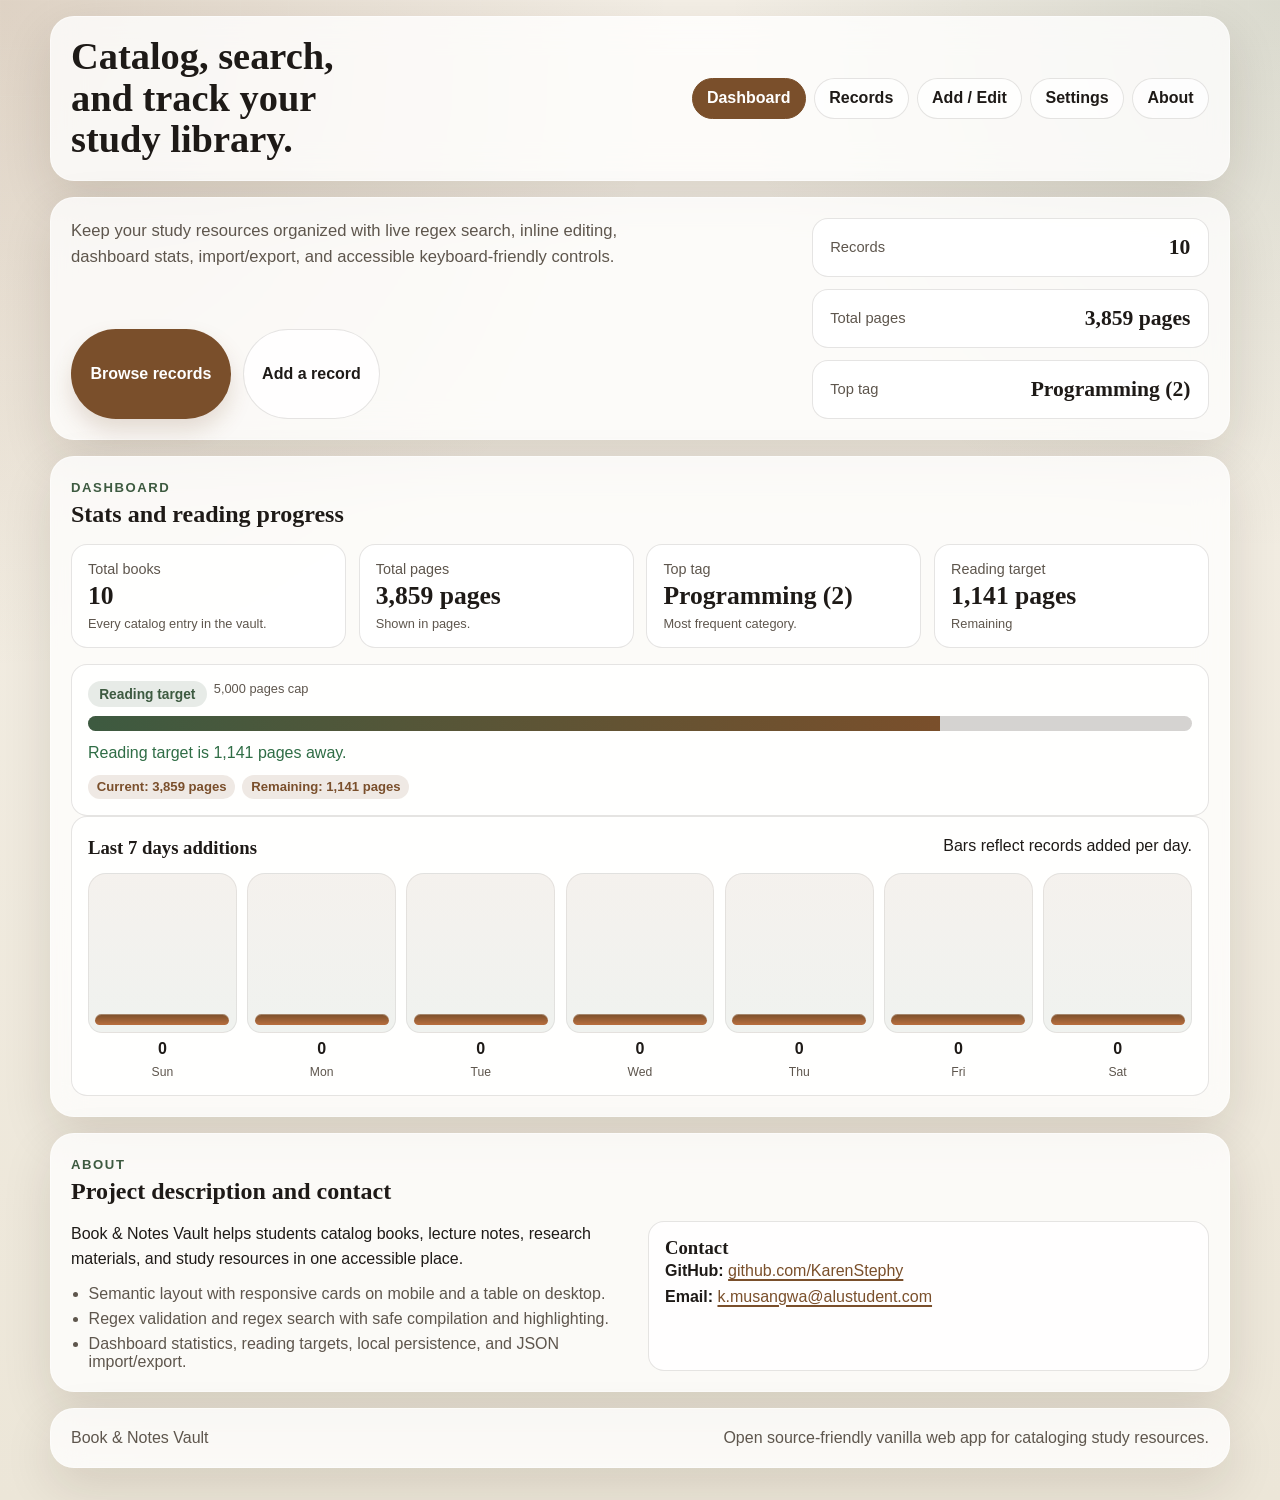
<file: index.html>
<!DOCTYPE html>
<html lang="en">
<head>
  <meta charset="UTF-8" />
  <meta name="viewport" content="width=device-width, initial-scale=1.0" />
  <meta name="description" content="Book & Notes Vault - a responsive, accessible catalog for books, lecture notes, and study resources." />
  <title>Book & Notes Vault | Dashboard</title>
  <link rel="stylesheet" href="styles/main.css" />
  <link rel="stylesheet" href="styles/layout.css" />
  <link rel="stylesheet" href="styles/components.css" />
</head>
<body data-page="dashboard">
  <a class="skip-link" href="#main-content">Skip to content</a>

  <div class="page-shell">
    <header class="site-header">
      <div class="brand-block">
        <h1>Catalog, search, and track your study library.</h1>
      </div>
      <nav class="site-nav" aria-label="Primary">
        <a href="index.html" data-nav-page="dashboard" aria-current="page">Dashboard</a>
        <a href="records.html" data-nav-page="records">Records</a>
        <a href="form.html" data-nav-page="form">Add / Edit</a>
        <a href="settings.html" data-nav-page="settings">Settings</a>
        <a href="#about">About</a>
      </nav>
    </header>

    <main id="main-content">
      <section class="hero panel" aria-labelledby="hero-title">
        <div class="hero-copy">
          <p class="hero-text">
            Keep your study resources organized with live regex search, inline editing,
            dashboard stats, import/export, and accessible keyboard-friendly controls.
          </p>
          <div class="hero-actions">
            <a class="button button-primary" href="records.html">Browse records</a>
            <a class="button button-secondary" href="form.html">Add a record</a>
          </div>
        </div>
        <aside class="hero-summary" aria-label="Current summary">
          <div class="summary-chip">
            <span>Records</span>
            <strong id="heroBookCount">0</strong>
          </div>
          <div class="summary-chip">
            <span>Total pages</span>
            <strong id="heroPages">0</strong>
          </div>
          <div class="summary-chip">
            <span>Top tag</span>
            <strong id="heroTopTag">-</strong>
          </div>
        </aside>
      </section>

      <section id="dashboard" class="panel" aria-labelledby="dashboard-title">
        <div class="section-heading">
          <p class="section-label">Dashboard</p>
          <h2 id="dashboard-title">Stats and reading progress</h2>
        </div>
        <div id="statsGrid" class="stats-grid" aria-live="polite"></div>
        <div id="targetMessage" class="target-message" role="status" aria-live="polite"></div>
        <div class="chart-card">
          <div class="chart-header">
            <h3>Last 7 days additions</h3>
            <p>Bars reflect records added per day.</p>
          </div>
          <div id="chart" class="chart" role="img" aria-label="Last 7 days additions chart"></div>
        </div>
      </section>

      <section id="about" class="panel" aria-labelledby="about-title">
        <div class="section-heading">
          <p class="section-label">About</p>
          <h2 id="about-title">Project description and contact</h2>
        </div>
        <div class="about-grid">
          <div>
            <p>
              Book & Notes Vault helps students catalog books, lecture notes, research materials,
              and study resources in one accessible place.
            </p>
            <ul class="feature-list">
              <li>Semantic layout with responsive cards on mobile and a table on desktop.</li>
              <li>Regex validation and regex search with safe compilation and highlighting.</li>
              <li>Dashboard statistics, reading targets, local persistence, and JSON import/export.</li>
            </ul>
          </div>
          <div class="contact-card">
            <h3>Contact</h3>
            <p><strong>GitHub:</strong> <a href="https://github.com/KarenStephy" target="_blank" rel="noreferrer noopener">github.com/KarenStephy</a></p>
            <p><strong>Email:</strong> <a href="mailto:k.musangwa@alustudent.com">k.musangwa@alustudent.com</a></p>
          </div>
        </div>
      </section>

    </main>

    <footer class="site-footer">
      <p>Book & Notes Vault</p>
      <p>Open source-friendly vanilla web app for cataloging study resources.</p>
    </footer>
  </div>

  <script src="scripts/seed-data.js" defer></script>
  <script src="scripts/validators.js" defer></script>
  <script src="scripts/search.js" defer></script>
  <script src="scripts/storage.js" defer></script>
  <script src="scripts/state.js" defer></script>
  <script src="scripts/stats.js" defer></script>
  <script src="scripts/ui.js" defer></script>
  <script src="scripts/app.js" defer></script>
</body>
</html>
</file>
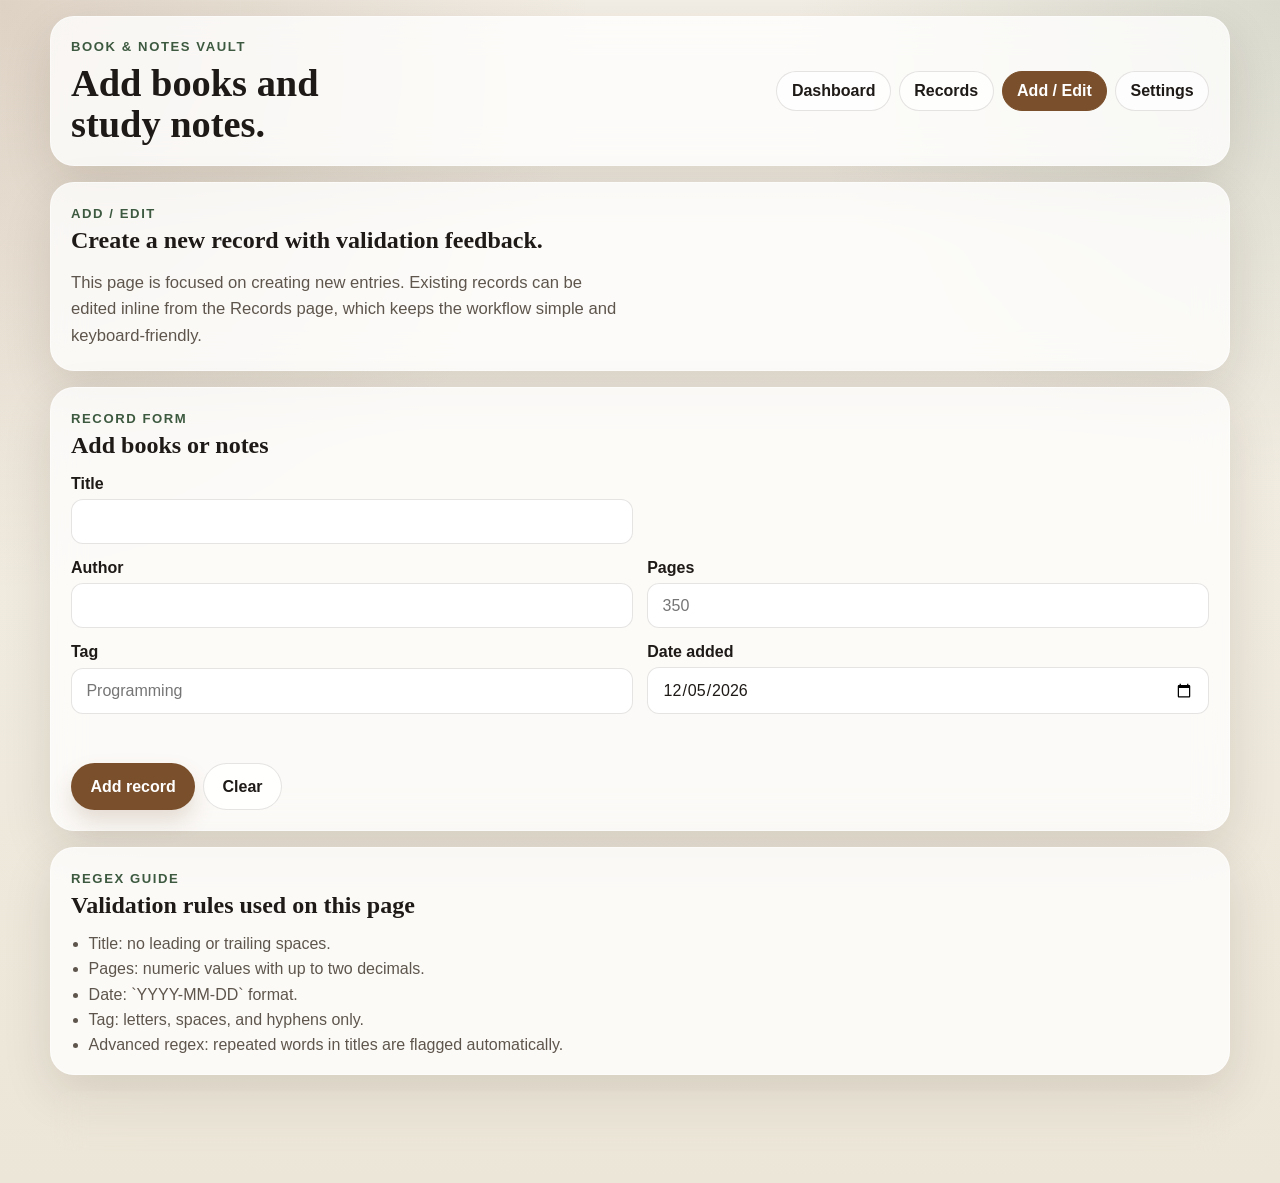
<file: form.html>
<!DOCTYPE html>
<html lang="en">
<head>
  <meta charset="UTF-8" />
  <meta name="viewport" content="width=device-width, initial-scale=1.0" />
  <meta name="description" content="Add new records to the Book & Notes Vault catalog." />
  <title>Book & Notes Vault | Add Record</title>
  <link rel="stylesheet" href="styles/main.css" />
  <link rel="stylesheet" href="styles/layout.css" />
  <link rel="stylesheet" href="styles/components.css" />
</head>
<body data-page="form">
  <a class="skip-link" href="#main-content">Skip to content</a>

  <div class="page-shell">
    <header class="site-header">
      <div class="brand-block">
        <p class="brand-kicker">Book & Notes Vault</p>
        <h1>Add books and study notes.</h1>
      </div>
      <nav class="site-nav" aria-label="Primary">
        <a href="index.html" data-nav-page="dashboard">Dashboard</a>
        <a href="records.html" data-nav-page="records">Records</a>
        <a href="form.html" data-nav-page="form" aria-current="page">Add / Edit</a>
        <a href="settings.html" data-nav-page="settings">Settings</a>
      </nav>
    </header>

    <main id="main-content">
      <section class="panel" aria-labelledby="form-banner-title">
        <div class="section-heading">
          <p class="section-label">Add / Edit</p>
          <h2 id="form-banner-title">Create a new record with validation feedback.</h2>
        </div>
        <p class="hero-text">
          This page is focused on creating new entries. Existing records can be edited inline from
          the Records page, which keeps the workflow simple and keyboard-friendly.
        </p>
      </section>

      <section id="form" class="panel" aria-labelledby="form-title">
        <div class="section-heading">
          <p class="section-label">Record form</p>
          <h2 id="form-title">Add books or notes</h2>
        </div>
        <form id="recordForm" class="form-grid" novalidate>
          <label class="field" for="recordTitle">
            <span>Title</span>
            <input id="recordTitle" name="title" type="text" required />
          </label>
          <div id="titleWarning" class="warning-message" role="status" aria-live="polite"></div>
          <label class="field" for="recordAuthor">
            <span>Author</span>
            <input id="recordAuthor" name="author" type="text" required />
          </label>
          <label class="field" for="recordPages">
            <span id="pagesFieldLabel">Pages</span>
            <input id="recordPages" name="pages" type="text" inputmode="decimal" placeholder="350" required />
          </label>
          <label class="field" for="recordTag">
            <span>Tag</span>
            <input id="recordTag" name="tag" type="text" placeholder="Programming" required />
          </label>
          <label class="field" for="recordDate">
            <span>Date added</span>
            <input id="recordDate" name="dateAdded" type="date" required />
          </label>
          <div id="recordFormErrors" class="error-list" aria-live="polite"></div>
          <div id="formStatus" class="message" aria-live="polite"></div>
          <div class="form-actions">
            <button class="button button-primary" type="submit">Add record</button>
            <button id="clearFormBtn" class="button button-secondary" type="button">Clear</button>
          </div>
        </form>
      </section>

      <section class="panel" aria-labelledby="validation-title">
        <div class="section-heading">
          <p class="section-label">Regex guide</p>
          <h2 id="validation-title">Validation rules used on this page</h2>
        </div>
        <ul class="feature-list">
          <li>Title: no leading or trailing spaces.</li>
          <li>Pages: numeric values with up to two decimals.</li>
          <li>Date: `YYYY-MM-DD` format.</li>
          <li>Tag: letters, spaces, and hyphens only.</li>
          <li>Advanced regex: repeated words in titles are flagged automatically.</li>
        </ul>
      </section>
    </main>

    <footer class="site-footer">
      <p>Book & Notes Vault</p>
      <p>Use the form here, then edit records inline from the Records page.</p>
    </footer>
  </div>

  <script src="scripts/seed-data.js" defer></script>
  <script src="scripts/validators.js" defer></script>
  <script src="scripts/search.js" defer></script>
  <script src="scripts/storage.js" defer></script>
  <script src="scripts/state.js" defer></script>
  <script src="scripts/stats.js" defer></script>
  <script src="scripts/ui.js" defer></script>
  <script src="scripts/app.js" defer></script>
</body>
</html>
</file>
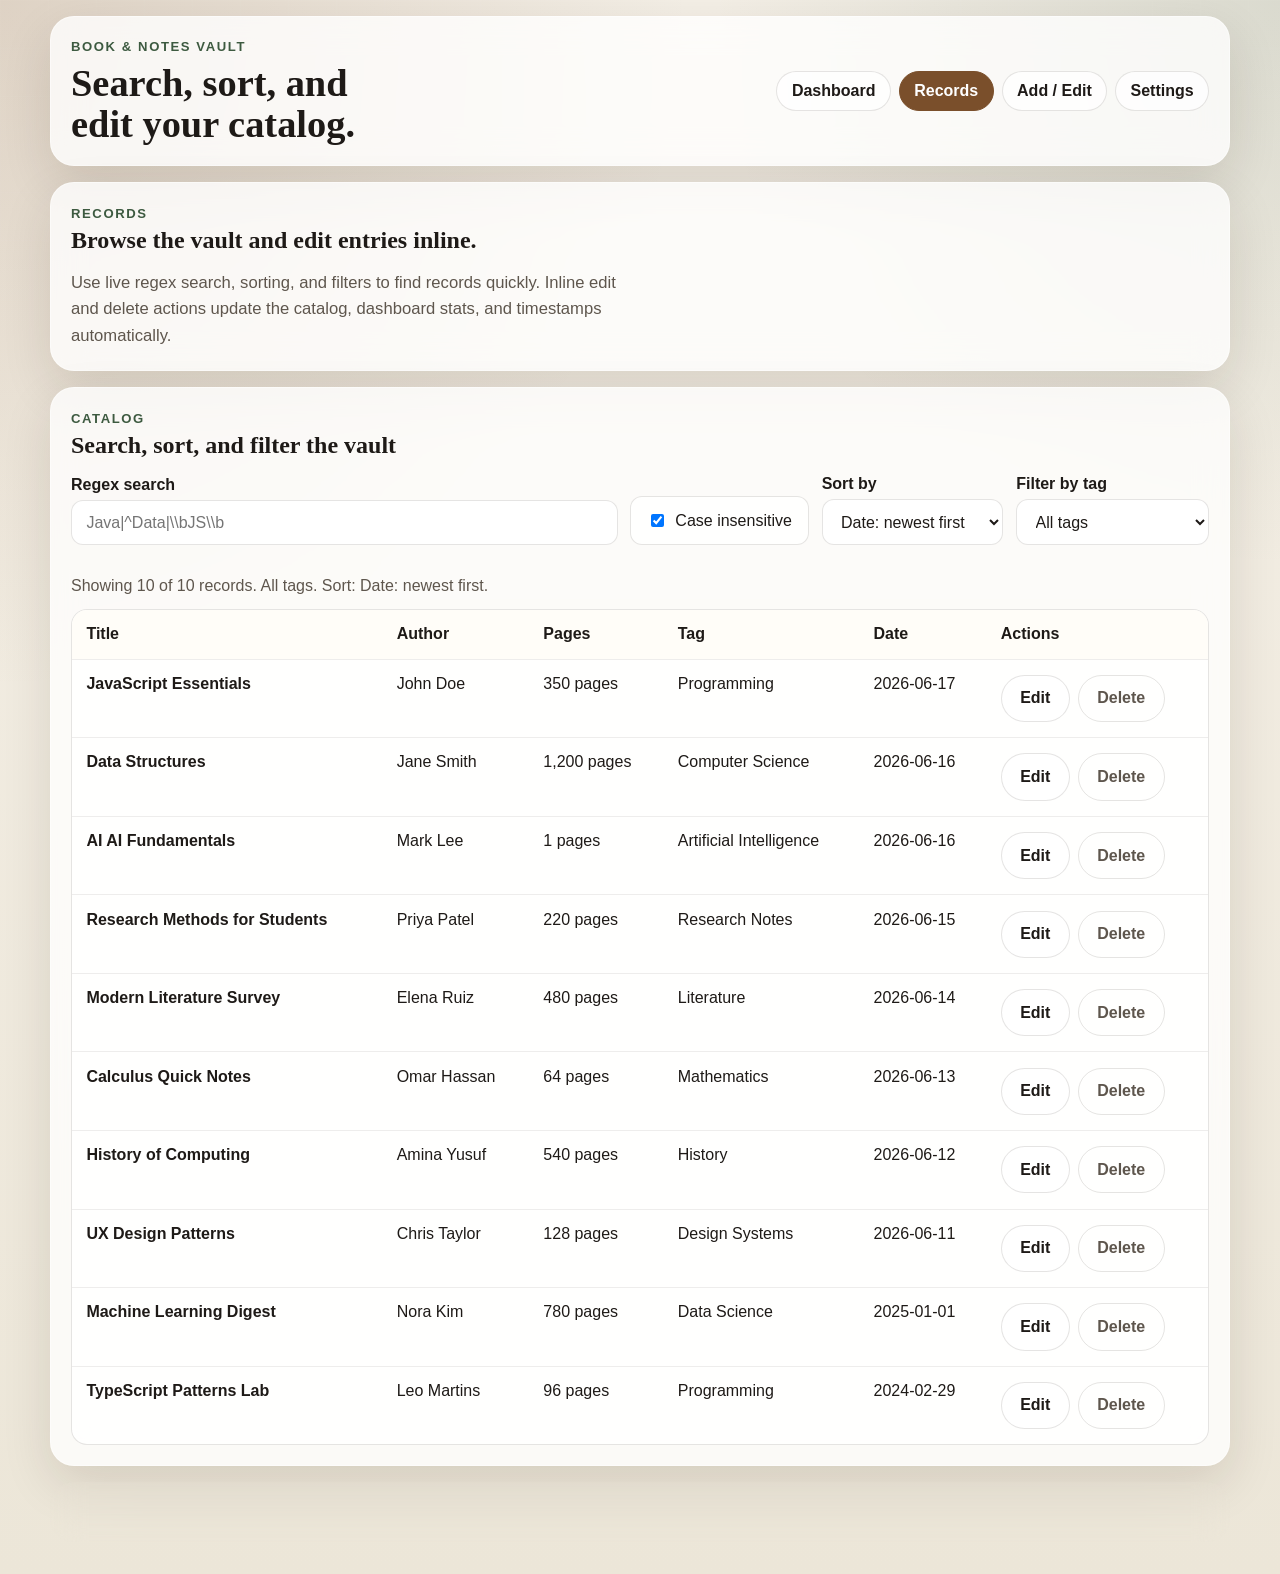
<file: records.html>
<!DOCTYPE html>
<html lang="en">
<head>
  <meta charset="UTF-8" />
  <meta name="viewport" content="width=device-width, initial-scale=1.0" />
  <meta name="description" content="Browse, search, sort, and edit the Book & Notes Vault catalog." />
  <title>Book & Notes Vault | Records</title>
  <link rel="stylesheet" href="styles/main.css" />
  <link rel="stylesheet" href="styles/layout.css" />
  <link rel="stylesheet" href="styles/components.css" />
</head>
<body data-page="records">
  <a class="skip-link" href="#main-content">Skip to content</a>

  <div class="page-shell">
    <header class="site-header">
      <div class="brand-block">
        <p class="brand-kicker">Book & Notes Vault</p>
        <h1>Search, sort, and edit your catalog.</h1>
      </div>
      <nav class="site-nav" aria-label="Primary">
        <a href="index.html" data-nav-page="dashboard">Dashboard</a>
        <a href="records.html" data-nav-page="records" aria-current="page">Records</a>
        <a href="form.html" data-nav-page="form">Add / Edit</a>
        <a href="settings.html" data-nav-page="settings">Settings</a>
      </nav>
    </header>

    <main id="main-content">
      <section class="panel" aria-labelledby="records-banner-title">
        <div class="section-heading">
          <p class="section-label">Records</p>
          <h2 id="records-banner-title">Browse the vault and edit entries inline.</h2>
        </div>
        <p class="hero-text">
          Use live regex search, sorting, and filters to find records quickly. Inline edit and
          delete actions update the catalog, dashboard stats, and timestamps automatically.
        </p>
      </section>

      <section id="records" class="panel" aria-labelledby="records-title">
        <div class="section-heading">
          <p class="section-label">Catalog</p>
          <h2 id="records-title">Search, sort, and filter the vault</h2>
        </div>

        <div class="toolbar" aria-label="Record tools">
          <label class="field field-search" for="searchInput">
            <span>Regex search</span>
            <input id="searchInput" name="searchInput" type="text" placeholder="Java|^Data|\\bJS\\b" autocomplete="off" />
          </label>
          <label class="inline-toggle" for="caseToggle">
            <input id="caseToggle" type="checkbox" checked />
            <span>Case insensitive</span>
          </label>
          <label class="field" for="sortSelect">
            <span>Sort by</span>
            <select id="sortSelect" name="sortSelect">
              <option value="date-desc">Date: newest first</option>
              <option value="date-asc">Date: oldest first</option>
              <option value="title-asc">Title: A to Z</option>
              <option value="title-desc">Title: Z to A</option>
              <option value="pages-asc">Pages: low to high</option>
              <option value="pages-desc">Pages: high to low</option>
            </select>
          </label>
          <label class="field" for="tagFilter">
            <span>Filter by tag</span>
            <select id="tagFilter" name="tagFilter">
              <option value="all">All tags</option>
            </select>
          </label>
        </div>

        <div id="searchMessage" class="message" aria-live="polite"></div>
        <div id="recordSummary" class="record-summary" aria-live="polite"></div>

        <div class="table-shell desktop-only">
          <table class="records-table">
            <caption class="sr-only">Catalog records</caption>
            <thead>
              <tr>
                <th scope="col">Title</th>
                <th scope="col">Author</th>
                <th scope="col">Pages</th>
                <th scope="col">Tag</th>
                <th scope="col">Date</th>
                <th scope="col">Actions</th>
              </tr>
            </thead>
            <tbody id="recordsTableBody"></tbody>
          </table>
        </div>

        <div id="mobileRecords" class="card-list mobile-only"></div>
      </section>
    </main>

    <footer class="site-footer">
      <p>Book & Notes Vault</p>
      <p>Search and inline edit from the records page.</p>
    </footer>
  </div>

  <script src="scripts/seed-data.js" defer></script>
  <script src="scripts/validators.js" defer></script>
  <script src="scripts/search.js" defer></script>
  <script src="scripts/storage.js" defer></script>
  <script src="scripts/state.js" defer></script>
  <script src="scripts/stats.js" defer></script>
  <script src="scripts/ui.js" defer></script>
  <script src="scripts/app.js" defer></script>
</body>
</html>
</file>
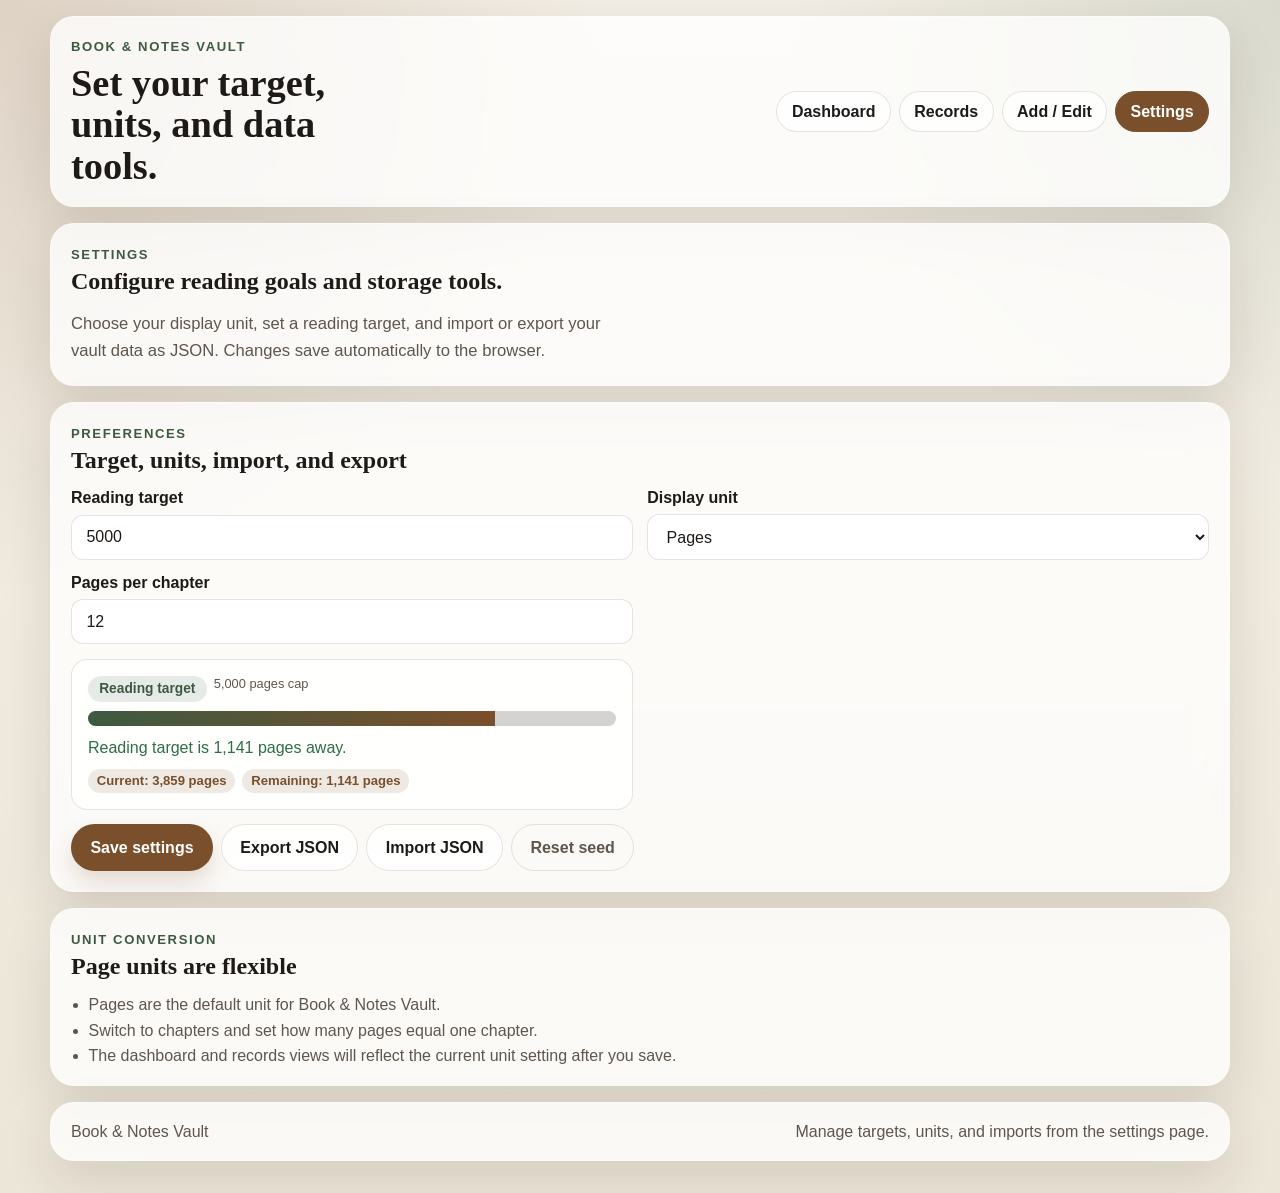
<file: settings.html>
<!DOCTYPE html>
<html lang="en">
<head>
  <meta charset="UTF-8" />
  <meta name="viewport" content="width=device-width, initial-scale=1.0" />
  <meta name="description" content="Configure reading targets, units, and import/export settings for Book & Notes Vault." />
  <title>Book & Notes Vault | Settings</title>
  <link rel="stylesheet" href="styles/main.css" />
  <link rel="stylesheet" href="styles/layout.css" />
  <link rel="stylesheet" href="styles/components.css" />
</head>
<body data-page="settings">
  <a class="skip-link" href="#main-content">Skip to content</a>

  <div class="page-shell">
    <header class="site-header">
      <div class="brand-block">
        <p class="brand-kicker">Book & Notes Vault</p>
        <h1>Set your target, units, and data tools.</h1>
      </div>
      <nav class="site-nav" aria-label="Primary">
        <a href="index.html" data-nav-page="dashboard">Dashboard</a>
        <a href="records.html" data-nav-page="records">Records</a>
        <a href="form.html" data-nav-page="form">Add / Edit</a>
        <a href="settings.html" data-nav-page="settings" aria-current="page">Settings</a>
      </nav>
    </header>

    <main id="main-content">
      <section class="panel" aria-labelledby="settings-banner-title">
        <div class="section-heading">
          <p class="section-label">Settings</p>
          <h2 id="settings-banner-title">Configure reading goals and storage tools.</h2>
        </div>
        <p class="hero-text">
          Choose your display unit, set a reading target, and import or export your vault data as JSON.
          Changes save automatically to the browser.
        </p>
      </section>

      <section id="settings" class="panel" aria-labelledby="settings-title">
        <div class="section-heading">
          <p class="section-label">Preferences</p>
          <h2 id="settings-title">Target, units, import, and export</h2>
        </div>
        <form id="settingsForm" class="settings-grid" novalidate>
          <label class="field" for="readingTarget">
            <span>Reading target</span>
            <input id="readingTarget" name="readingTarget" type="text" inputmode="decimal" />
          </label>
          <label class="field" for="displayUnit">
            <span>Display unit</span>
            <select id="displayUnit" name="displayUnit">
              <option value="pages">Pages</option>
              <option value="chapters">Chapters</option>
            </select>
          </label>
          <label class="field" for="chapterSize">
            <span>Pages per chapter</span>
            <input id="chapterSize" name="chapterSize" type="text" inputmode="decimal" placeholder="12" />
          </label>
          <div id="settingsStatus" class="message" aria-live="polite"></div>
          <div id="targetMessage" class="target-message" role="status" aria-live="polite"></div>
          <div class="form-actions">
            <button class="button button-primary" type="submit">Save settings</button>
            <button id="exportBtn" class="button button-secondary" type="button">Export JSON</button>
            <label class="button button-secondary file-button">
              Import JSON
              <input id="importInput" type="file" accept="application/json" />
            </label>
            <button id="resetSeedBtn" class="button button-ghost" type="button">Reset seed</button>
          </div>
        </form>
      </section>

      <section class="panel" aria-labelledby="units-title">
        <div class="section-heading">
          <p class="section-label">Unit conversion</p>
          <h2 id="units-title">Page units are flexible</h2>
        </div>
        <ul class="feature-list">
          <li>Pages are the default unit for Book & Notes Vault.</li>
          <li>Switch to chapters and set how many pages equal one chapter.</li>
          <li>The dashboard and records views will reflect the current unit setting after you save.</li>
        </ul>
      </section>
    </main>

    <footer class="site-footer">
      <p>Book & Notes Vault</p>
      <p>Manage targets, units, and imports from the settings page.</p>
    </footer>
  </div>

  <script src="scripts/seed-data.js" defer></script>
  <script src="scripts/validators.js" defer></script>
  <script src="scripts/search.js" defer></script>
  <script src="scripts/storage.js" defer></script>
  <script src="scripts/state.js" defer></script>
  <script src="scripts/stats.js" defer></script>
  <script src="scripts/ui.js" defer></script>
  <script src="scripts/app.js" defer></script>
</body>
</html>
</file>
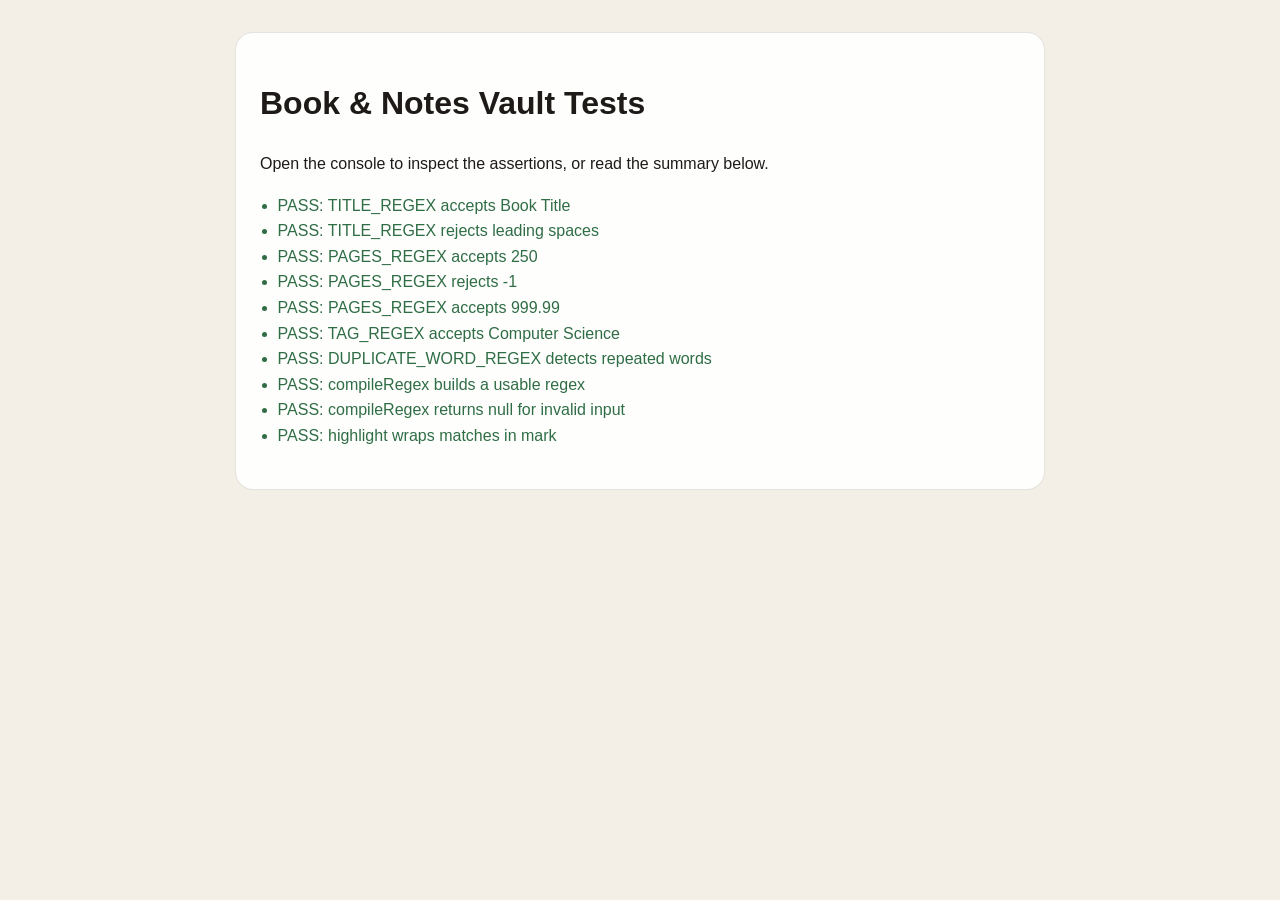
<file: tests.html>
<!DOCTYPE html>
<html lang="en">
<head>
  <meta charset="UTF-8" />
  <meta name="viewport" content="width=device-width, initial-scale=1.0" />
  <title>Book & Notes Vault Tests</title>
  <style>
    body {
      font-family: "Trebuchet MS", "Segoe UI", sans-serif;
      margin: 0;
      padding: 2rem;
      line-height: 1.6;
      background: #f4efe6;
      color: #1e1a17;
    }

    .panel {
      max-width: 760px;
      margin: 0 auto;
      background: rgba(255, 255, 255, 0.9);
      border: 1px solid rgba(42, 35, 28, 0.12);
      border-radius: 18px;
      padding: 1.5rem;
    }

    ul {
      padding-left: 1.1rem;
    }

    .pass {
      color: #2f6d45;
    }

    .fail {
      color: #a33c2f;
    }
  </style>
</head>
<body>
  <main class="panel">
    <h1>Book & Notes Vault Tests</h1>
    <p>Open the console to inspect the assertions, or read the summary below.</p>
    <ul id="results"></ul>
  </main>

  <script src="scripts/validators.js"></script>
  <script src="scripts/search.js"></script>
  <script>
    const results = document.getElementById("results");
    const output = [];

    function assert(label, condition) {
      console.assert(condition, label);
      output.push({ label, condition });
    }

    assert("TITLE_REGEX accepts Book Title", BookVaultValidators.TITLE_REGEX.test("Book Title"));
    assert("TITLE_REGEX rejects leading spaces", !BookVaultValidators.TITLE_REGEX.test(" Book"));
    assert("PAGES_REGEX accepts 250", BookVaultValidators.PAGES_REGEX.test("250"));
    assert("PAGES_REGEX rejects -1", !BookVaultValidators.PAGES_REGEX.test("-1"));
    assert("PAGES_REGEX accepts 999.99", BookVaultValidators.PAGES_REGEX.test("999.99"));
    assert("TAG_REGEX accepts Computer Science", BookVaultValidators.TAG_REGEX.test("Computer Science"));
    assert("DUPLICATE_WORD_REGEX detects repeated words", BookVaultValidators.DUPLICATE_WORD_REGEX.test("Java Java Guide"));

    const regex = BookVaultSearch.compileRegex("^Data", "i");
    assert("compileRegex builds a usable regex", regex instanceof RegExp && regex.test("Data Structures"));
    assert("compileRegex returns null for invalid input", BookVaultSearch.compileRegex("[") === null);
    assert("highlight wraps matches in mark", BookVaultSearch.highlight("Data Structures", /Data/g).includes("<mark>Data</mark>"));

    results.innerHTML = output
      .map((item) => `<li class="${item.condition ? "pass" : "fail"}">${item.condition ? "PASS" : "FAIL"}: ${item.label}</li>`)
      .join("");
  </script>
</body>
</html>
</file>
<file: styles/main.css>
:root {
  color-scheme: light;
  --bg: #f4efe6;
  --bg-alt: #ece6d8;
  --panel: rgba(255, 255, 255, 0.78);
  --panel-solid: #fffdf8;
  --text: #1e1a17;
  --muted: #5e564d;
  --line: rgba(42, 35, 28, 0.12);
  --accent: #7a4f2b;
  --accent-2: #3d5a40;
  --accent-soft: rgba(122, 79, 43, 0.12);
  --success: #2f6d45;
  --warning: #9a5c16;
  --danger: #a33c2f;
  --shadow: 0 18px 50px rgba(40, 26, 12, 0.12);
  --radius-lg: 24px;
  --radius-md: 16px;
  --radius-sm: 12px;
  --font-display: Georgia, "Times New Roman", serif;
  --font-body: "Trebuchet MS", "Segoe UI", sans-serif;
}

*,
*::before,
*::after {
  box-sizing: border-box;
}

html {
  scroll-behavior: smooth;
}

body {
  margin: 0;
  min-height: 100vh;
  font-family: var(--font-body);
  color: var(--text);
  background:
    radial-gradient(circle at top left, rgba(122, 79, 43, 0.18), transparent 34%),
    radial-gradient(circle at top right, rgba(61, 90, 64, 0.14), transparent 28%),
    linear-gradient(180deg, var(--bg), var(--bg-alt));
}

body::before {
  content: "";
  position: fixed;
  inset: 0;
  pointer-events: none;
  background-image:
    linear-gradient(rgba(255, 255, 255, 0.18) 1px, transparent 1px),
    linear-gradient(90deg, rgba(255, 255, 255, 0.18) 1px, transparent 1px);
  background-size: 48px 48px;
  -webkit-mask-image: linear-gradient(to bottom, rgba(0, 0, 0, 0.45), transparent 90%);
  mask-image: linear-gradient(to bottom, rgba(0, 0, 0, 0.45), transparent 90%);
  opacity: 0.4;
}

a {
  color: var(--accent);
  text-decoration-thickness: 2px;
  text-underline-offset: 0.18em;
}

a:hover {
  color: var(--accent-2);
}

img,
svg {
  max-width: 100%;
}

button,
input,
select {
  font: inherit;
}

button {
  cursor: pointer;
}

input,
select {
  border: 1px solid var(--line);
  border-radius: var(--radius-sm);
  padding: 0.78rem 0.9rem;
  background: rgba(255, 255, 255, 0.92);
  color: var(--text);
}

input:focus,
select:focus,
button:focus,
a:focus {
  outline: 3px solid rgba(122, 79, 43, 0.35);
  outline-offset: 2px;
}

mark {
  background: rgba(248, 207, 117, 0.65);
  color: inherit;
  border-radius: 0.2rem;
  padding: 0 0.18em;
}

h1,
h2,
h3,
h4 {
  margin: 0;
  font-family: var(--font-display);
  font-weight: 700;
  line-height: 1.08;
}

p {
  margin: 0;
  line-height: 1.6;
}

.skip-link {
  position: absolute;
  left: 1rem;
  top: 1rem;
  z-index: 20;
  padding: 0.75rem 1rem;
  background: var(--panel-solid);
  border: 2px solid var(--accent);
  border-radius: 999px;
  transform: translateY(-180%);
  transition: transform 0.2s ease;
}

.skip-link:focus {
  transform: translateY(0);
}

.page-shell {
  position: relative;
  width: min(1180px, calc(100% - 1.25rem));
  margin: 0 auto;
  padding: 1rem 0 2rem;
}

.panel,
.site-header,
.site-footer {
  -webkit-backdrop-filter: blur(16px);
  backdrop-filter: blur(16px);
  background: var(--panel);
  border: 1px solid rgba(255, 255, 255, 0.45);
  box-shadow: var(--shadow);
}

.panel {
  border-radius: var(--radius-lg);
  padding: 1.25rem;
}

.sr-only {
  position: absolute;
  width: 1px;
  height: 1px;
  padding: 0;
  margin: -1px;
  overflow: hidden;
  clip: rect(0, 0, 0, 0);
  white-space: nowrap;
  border: 0;
}

.message,
.warning-message,
.error-list,
.record-summary,
.target-message {
  min-height: 1.25rem;
}

.message {
  color: var(--muted);
}

.message[data-tone="good"] {
  color: var(--success);
}

.message[data-tone="warn"] {
  color: var(--warning);
}

.message[data-tone="alert"] {
  color: var(--danger);
}

.warning-message {
  color: var(--warning);
  font-weight: 700;
}

.error-list {
  color: var(--danger);
  font-weight: 700;
}

.empty-state {
  padding: 1rem;
  border: 1px dashed var(--line);
  border-radius: var(--radius-md);
  color: var(--muted);
  background: rgba(255, 255, 255, 0.6);
}

.button {
  display: inline-flex;
  align-items: center;
  justify-content: center;
  gap: 0.45rem;
  border: 1px solid transparent;
  border-radius: 999px;
  padding: 0.85rem 1.15rem;
  font-weight: 700;
  text-decoration: none;
  transition: transform 0.2s ease, box-shadow 0.2s ease, background 0.2s ease;
}

.button:hover {
  transform: translateY(-1px);
}

.button-primary {
  background: var(--accent);
  color: #fff;
  box-shadow: 0 12px 22px rgba(122, 79, 43, 0.18);
}

.button-secondary {
  background: rgba(255, 255, 255, 0.82);
  color: var(--text);
  border-color: var(--line);
}

.button-ghost {
  background: transparent;
  border-color: var(--line);
  color: var(--muted);
}

.file-button {
  position: relative;
  overflow: hidden;
}

.file-button input {
  position: absolute;
  inset: 0;
  opacity: 0;
  cursor: pointer;
}

.feature-list {
  margin: 0.8rem 0 0;
  padding-left: 1.1rem;
  color: var(--muted);
}

.feature-list li + li {
  margin-top: 0.45rem;
}

@media (prefers-reduced-motion: reduce) {
  html {
    scroll-behavior: auto;
  }

  *,
  *::before,
  *::after {
    animation-duration: 0.01ms !important;
    animation-iteration-count: 1 !important;
    transition-duration: 0.01ms !important;
    scroll-behavior: auto !important;
  }
}
</file>
<file: styles/layout.css>
.site-header {
  display: flex;
  flex-wrap: wrap;
  justify-content: space-between;
  gap: 1rem;
  align-items: center;
  padding: 1.2rem 1.25rem;
  border-radius: var(--radius-lg);
  margin-bottom: 1rem;
}

.brand-block {
  display: grid;
  gap: 0.35rem;
}

.brand-kicker,
.section-label,
.eyebrow {
  font-size: 0.82rem;
  text-transform: uppercase;
  letter-spacing: 0.12em;
  color: var(--accent-2);
  font-weight: 700;
}

.brand-block h1 {
  font-size: clamp(1.6rem, 3vw, 2.45rem);
  max-width: 16ch;
}

.site-nav {
  display: flex;
  flex-wrap: wrap;
  gap: 0.5rem;
}

.site-nav a {
  padding: 0.65rem 0.9rem;
  border-radius: 999px;
  border: 1px solid var(--line);
  background: rgba(255, 255, 255, 0.72);
  text-decoration: none;
  color: var(--text);
  font-weight: 700;
}

.site-nav a[aria-current="page"] {
  background: var(--accent);
  color: #fff;
  border-color: var(--accent);
}

main {
  display: grid;
  gap: 1rem;
}

.hero {
  display: grid;
  gap: 1rem;
  grid-template-columns: minmax(0, 1.6fr) minmax(240px, 0.9fr);
  align-items: stretch;
}

.hero-copy {
  display: grid;
  gap: 1rem;
}

.hero-copy h2 {
  font-size: clamp(2rem, 4vw, 3.5rem);
  max-width: 12ch;
}

.hero-text {
  max-width: 60ch;
  color: var(--muted);
  font-size: 1.04rem;
}

.hero-actions {
  display: flex;
  flex-wrap: wrap;
  gap: 0.75rem;
}

.hero-summary {
  display: grid;
  gap: 0.75rem;
}

.summary-chip {
  display: flex;
  align-items: center;
  justify-content: space-between;
  gap: 1rem;
  padding: 1rem 1.1rem;
  border-radius: var(--radius-md);
  background: rgba(255, 255, 255, 0.9);
  border: 1px solid var(--line);
}

.summary-chip span {
  color: var(--muted);
  font-size: 0.92rem;
}

.summary-chip strong {
  font-family: var(--font-display);
  font-size: 1.35rem;
}

.section-heading {
  display: grid;
  gap: 0.25rem;
  margin-bottom: 1rem;
}

.about-grid,
.accessibility-grid {
  display: grid;
  gap: 1rem;
  grid-template-columns: repeat(2, minmax(0, 1fr));
}

.contact-card {
  padding: 1rem;
  border-radius: var(--radius-md);
  background: rgba(255, 255, 255, 0.82);
  border: 1px solid var(--line);
}

.stats-grid {
  display: grid;
  gap: 0.8rem;
  grid-template-columns: repeat(4, minmax(0, 1fr));
  margin-bottom: 1rem;
}

.stats-card {
  padding: 1rem;
  border-radius: var(--radius-md);
  background: rgba(255, 255, 255, 0.88);
  border: 1px solid var(--line);
  display: grid;
  gap: 0.3rem;
}

.stats-card span {
  color: var(--muted);
  font-size: 0.9rem;
}

.stats-card strong {
  font-family: var(--font-display);
  font-size: clamp(1.2rem, 2vw, 1.8rem);
}

.chart-card {
  padding: 1rem;
  border-radius: var(--radius-md);
  background: rgba(255, 255, 255, 0.84);
  border: 1px solid var(--line);
}

.chart-header {
  display: flex;
  flex-wrap: wrap;
  justify-content: space-between;
  gap: 0.5rem;
  align-items: end;
  margin-bottom: 0.9rem;
}

.chart {
  display: grid;
  grid-template-columns: repeat(7, minmax(0, 1fr));
  gap: 0.65rem;
  align-items: end;
}

.chart-bar {
  display: grid;
  gap: 0.45rem;
  justify-items: center;
}

.chart-track {
  width: 100%;
  min-height: 160px;
  display: flex;
  align-items: end;
  justify-content: center;
  border-radius: 18px 18px 14px 14px;
  background: linear-gradient(180deg, rgba(122, 79, 43, 0.08), rgba(61, 90, 64, 0.08));
  border: 1px solid rgba(42, 35, 28, 0.08);
  padding: 0.4rem;
}

.chart-fill {
  width: 100%;
  border-radius: 14px 14px 10px 10px;
  background: linear-gradient(180deg, var(--accent), #b86e3e);
  box-shadow: inset 0 1px 0 rgba(255, 255, 255, 0.3);
  min-height: 8px;
  transition: height 0.25s ease;
}

.chart-bar small {
  font-size: 0.76rem;
  color: var(--muted);
}

.toolbar {
  display: grid;
  gap: 0.8rem;
  grid-template-columns: 2fr auto auto auto;
  align-items: end;
  margin-bottom: 0.75rem;
}

.field {
  display: grid;
  gap: 0.42rem;
}

.field span {
  font-weight: 700;
  color: var(--text);
}

.inline-toggle {
  display: inline-flex;
  align-items: center;
  gap: 0.5rem;
  padding: 0.88rem 1rem;
  border-radius: var(--radius-sm);
  border: 1px solid var(--line);
  background: rgba(255, 255, 255, 0.82);
  white-space: nowrap;
}

.record-summary {
  margin-bottom: 0.75rem;
  color: var(--muted);
}

.table-shell {
  overflow: auto;
  border-radius: var(--radius-md);
  border: 1px solid var(--line);
  background: rgba(255, 255, 255, 0.84);
}

.records-table {
  width: 100%;
  border-collapse: collapse;
}

.records-table th,
.records-table td {
  padding: 0.95rem 0.9rem;
  border-bottom: 1px solid rgba(42, 35, 28, 0.08);
  text-align: left;
  vertical-align: top;
}

.records-table th {
  position: sticky;
  top: 0;
  background: rgba(255, 253, 248, 0.96);
  z-index: 1;
}

.records-table tbody tr:last-child td {
  border-bottom: 0;
}

.records-table .action-group,
.card-actions,
.form-actions {
  display: flex;
  flex-wrap: wrap;
  gap: 0.5rem;
}

.records-table .inline-edit-grid,
.card-edit-grid {
  display: grid;
  gap: 0.75rem;
  grid-template-columns: repeat(2, minmax(0, 1fr));
}

.card-list {
  display: grid;
  gap: 0.85rem;
}

.record-card {
  padding: 1rem;
  border-radius: var(--radius-md);
  background: rgba(255, 255, 255, 0.88);
  border: 1px solid var(--line);
  box-shadow: 0 8px 24px rgba(40, 26, 12, 0.05);
  transition: transform 0.25s ease, box-shadow 0.25s ease;
}

.record-card:hover {
  transform: translateY(-4px);
  box-shadow: 0 16px 32px rgba(40, 26, 12, 0.11);
}

.record-card h3 {
  font-size: 1.2rem;
  margin-bottom: 0.35rem;
}

.record-meta {
  display: grid;
  gap: 0.2rem;
  color: var(--muted);
  margin-bottom: 0.8rem;
}

.record-card.editing,
.records-table tr.editing-row td {
  background: rgba(122, 79, 43, 0.05);
}

.form-grid,
.settings-grid {
  display: grid;
  gap: 0.9rem;
  grid-template-columns: repeat(2, minmax(0, 1fr));
}

.form-grid .form-actions,
.settings-grid .form-actions {
  grid-column: 1 / -1;
}

.accessibility-panel {
  margin-bottom: 0.5rem;
}

.site-footer {
  margin-top: 1rem;
  border-radius: var(--radius-lg);
  padding: 1rem 1.25rem;
  display: flex;
  flex-wrap: wrap;
  justify-content: space-between;
  gap: 0.75rem;
  color: var(--muted);
}

@media (min-width: 360px) {
  .page-shell {
    width: min(1180px, calc(100% - 1.5rem));
  }
}

@media (min-width: 768px) {
  .hero,
  .about-grid,
  .accessibility-grid {
    grid-template-columns: repeat(2, minmax(0, 1fr));
  }

  .toolbar {
    grid-template-columns: minmax(260px, 2.4fr) auto auto auto;
  }

  .mobile-only {
    display: none;
  }
}

@media (max-width: 767.98px) {
  .desktop-only {
    display: none;
  }

  .hero,
  .about-grid,
  .accessibility-grid,
  .stats-grid,
  .toolbar,
  .form-grid,
  .settings-grid {
    grid-template-columns: 1fr;
  }

  .site-header {
    align-items: flex-start;
  }

  .brand-block h1 {
    max-width: 100%;
  }
}

@media (min-width: 1024px) {
  .stats-grid {
    grid-template-columns: repeat(4, minmax(0, 1fr));
  }

  .hero {
    grid-template-columns: minmax(0, 1.55fr) minmax(300px, 0.85fr);
  }
}
</file>
<file: styles/components.css>
.status-pill {
  display: inline-flex;
  align-items: center;
  gap: 0.35rem;
  padding: 0.35rem 0.7rem;
  border-radius: 999px;
  background: rgba(61, 90, 64, 0.12);
  color: var(--accent-2);
  font-weight: 700;
  font-size: 0.86rem;
}

.target-card {
  display: grid;
  gap: 0.55rem;
  padding: 1rem;
  border-radius: var(--radius-md);
  background: rgba(255, 255, 255, 0.86);
  border: 1px solid var(--line);
}

.target-progress {
  width: 100%;
  height: 0.95rem;
  border-radius: 999px;
  overflow: hidden;
  background: rgba(42, 35, 28, 0.1);
}

.target-progress::-webkit-progress-bar {
  background: rgba(42, 35, 28, 0.1);
}

.target-progress::-webkit-progress-value {
  background: linear-gradient(90deg, var(--accent-2), var(--accent));
}

.target-progress::-moz-progress-bar {
  background: linear-gradient(90deg, var(--accent-2), var(--accent));
}

.target-message[data-tone="good"] {
  color: var(--success);
}

.target-message[data-tone="warn"] {
  color: var(--warning);
}

.target-message[data-tone="alert"] {
  color: var(--danger);
}

.record-tools-note {
  color: var(--muted);
  font-size: 0.94rem;
}

.tiny-label {
  font-size: 0.8rem;
  color: var(--muted);
}

.chip-row {
  display: flex;
  flex-wrap: wrap;
  gap: 0.45rem;
}

.chip {
  padding: 0.28rem 0.55rem;
  border-radius: 999px;
  background: rgba(122, 79, 43, 0.12);
  color: var(--accent);
  font-size: 0.82rem;
  font-weight: 700;
}

.edit-form {
  display: grid;
  gap: 0.85rem;
}

.edit-form .form-actions {
  margin-top: 0.25rem;
}

.status-box {
  padding: 0.85rem 1rem;
  border-radius: var(--radius-sm);
  background: rgba(255, 255, 255, 0.82);
  border: 1px solid var(--line);
}

.record-title {
  font-weight: 700;
  color: var(--text);
}

.record-subtitle {
  color: var(--muted);
}

.inline-note {
  font-size: 0.9rem;
  color: var(--muted);
}

.record-actions {
  display: flex;
  flex-wrap: wrap;
  gap: 0.5rem;
}

.record-actions .button {
  padding-inline: 0.85rem;
  padding-block: 0.7rem;
}

.warning-inline {
  color: var(--warning);
  font-weight: 700;
}

.record-card .button {
  margin-top: 0.15rem;
}

@media (max-width: 767.98px) {
  .record-actions {
    width: 100%;
  }

  .record-actions .button {
    flex: 1 1 auto;
  }
}
</file>
